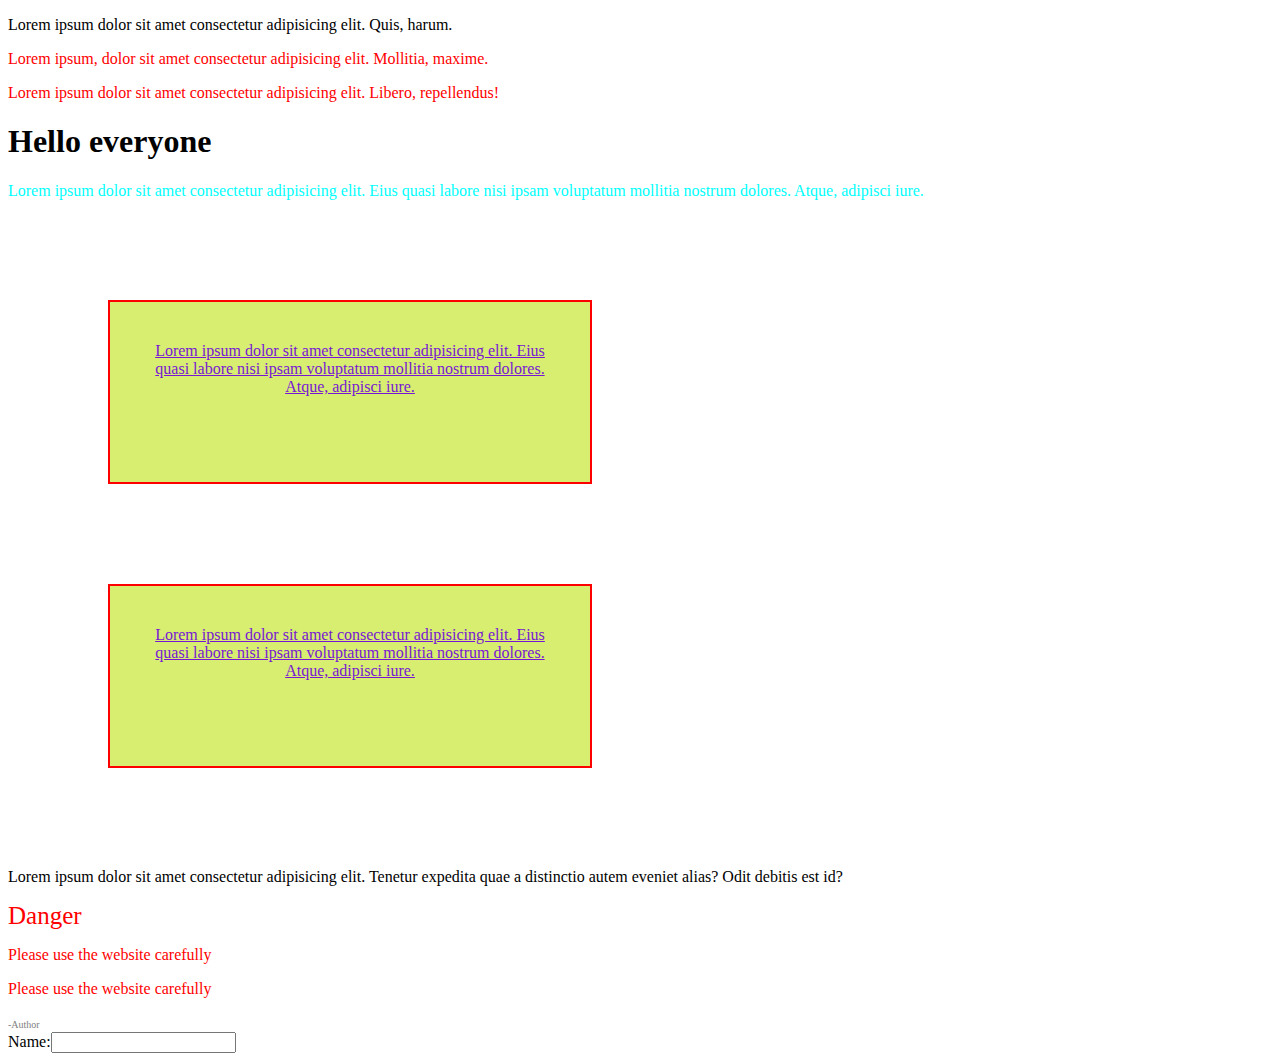
<file: CSS/1.HTML and CSS/index.html>
<!DOCTYPE html>
<html lang="en">

<head>
    <meta charset="UTF-8">
    <meta http-equiv="X-UA-Compatible" content="IE=edge">
    <meta name="viewport" content="width=device-width, initial-scale=1.0">
    <link rel="stylesheet" href="style.css">
    <title>CSS</title>

    <style>
        /* Child selector */
        /* div > p{
            color: red;
        } */
        /* or */
        div p {
            color: red;
        }


        /* div , p{
            color: red;
        } */


        /* Pseduo selector */
        
        .warning::before {
            content: "Danger";
            color: red;
            font-size: 25px;
        }

        .quote::after {
            content: "-Author";
            color: gray;
            font-size: 10px;
        }
        /* focus */
        input:focus{
            color: blueviolet;
            background-color: aquamarine;
        }
    </style>
</head>

<body>

    <p>Lorem ipsum dolor sit amet consectetur adipisicing elit. Quis, harum.</p>
    <div>
        <p>Lorem ipsum, dolor sit amet consectetur adipisicing elit. Mollitia, maxime.</p>
        <p>Lorem ipsum dolor sit amet consectetur adipisicing elit. Libero, repellendus!</p>
    </div>

    <h1>Hello everyone</h1>
    <p id="pra">Lorem ipsum dolor sit amet consectetur adipisicing elit. Eius quasi labore nisi ipsam voluptatum
        mollitia nostrum
        dolores. Atque, adipisci iure.</p>
    <p class="para">Lorem ipsum dolor sit amet consectetur adipisicing elit. Eius quasi labore nisi ipsam voluptatum
        mollitia nostrum
        dolores. Atque, adipisci iure.</p>
    <p class="para">Lorem ipsum dolor sit amet consectetur adipisicing elit. Eius quasi labore nisi ipsam voluptatum
        mollitia nostrum
        dolores. Atque, adipisci iure.</p>
    <p>Lorem ipsum dolor sit amet consectetur adipisicing elit. Tenetur expedita quae a distinctio autem eveniet alias?
        Odit debitis est id?</p>

    <div class="warning">
        <p>Please use the website carefully</p>
    </div>

    <div class="quote">
        <p>Please use the website carefully</p>
    </div>

    Name:<input type="text">
</body>

</html>
</file>
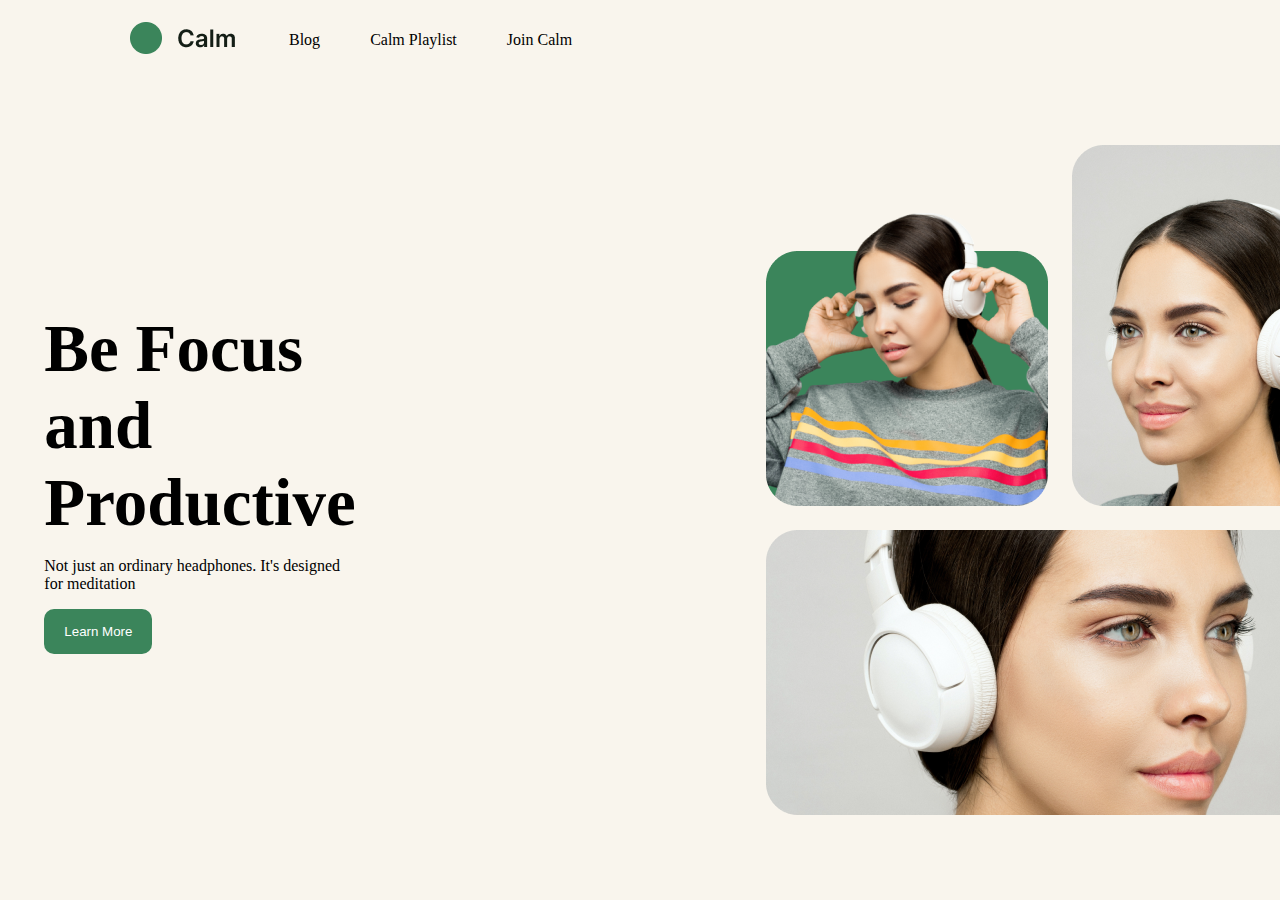
<file: Projects/Project 1_HTML AND CSS/index.html>
<!DOCTYPE html>
<html lang="en">
<head>
    <meta charset="UTF-8">
    <meta http-equiv="X-UA-Compatible" content="IE=edge">
    <meta name="viewport" content="width=device-width, initial-scale=1.0">
    <title>Project 1</title>
    <link rel="stylesheet" href="style.css">
</head>
<body>
    <nav>
        <ul>
            <li><img src="./images/logo.png"/></li>
            <li>Blog</li>
            <li>Calm Playlist</li>
            <li>Join Calm</li>
        </ul>
    </nav>
    <main>
        <!-- left part -->
        <div class="leftmain">
            <h1>Be Focus and Productive</h1>
            <p>Not just an ordinary headphones. It's designed for meditation</p>
            <button>Learn More</button>
        </div>
        
        <!-- right part -->
        <div class="rightmain">
            <!-- upper img -->
            <div>
                <img class="img" src="./images/img1.png" alt="Image1">
                <img class="img" src="./images/img2.png" alt="Image2">
            </div>
            <!-- lower img -->
            <div>
                <img class="img" src="./images/img3.png" alt="Image3">
            </div>
        </div>
        
    </main>
</body>
</html>
</file>
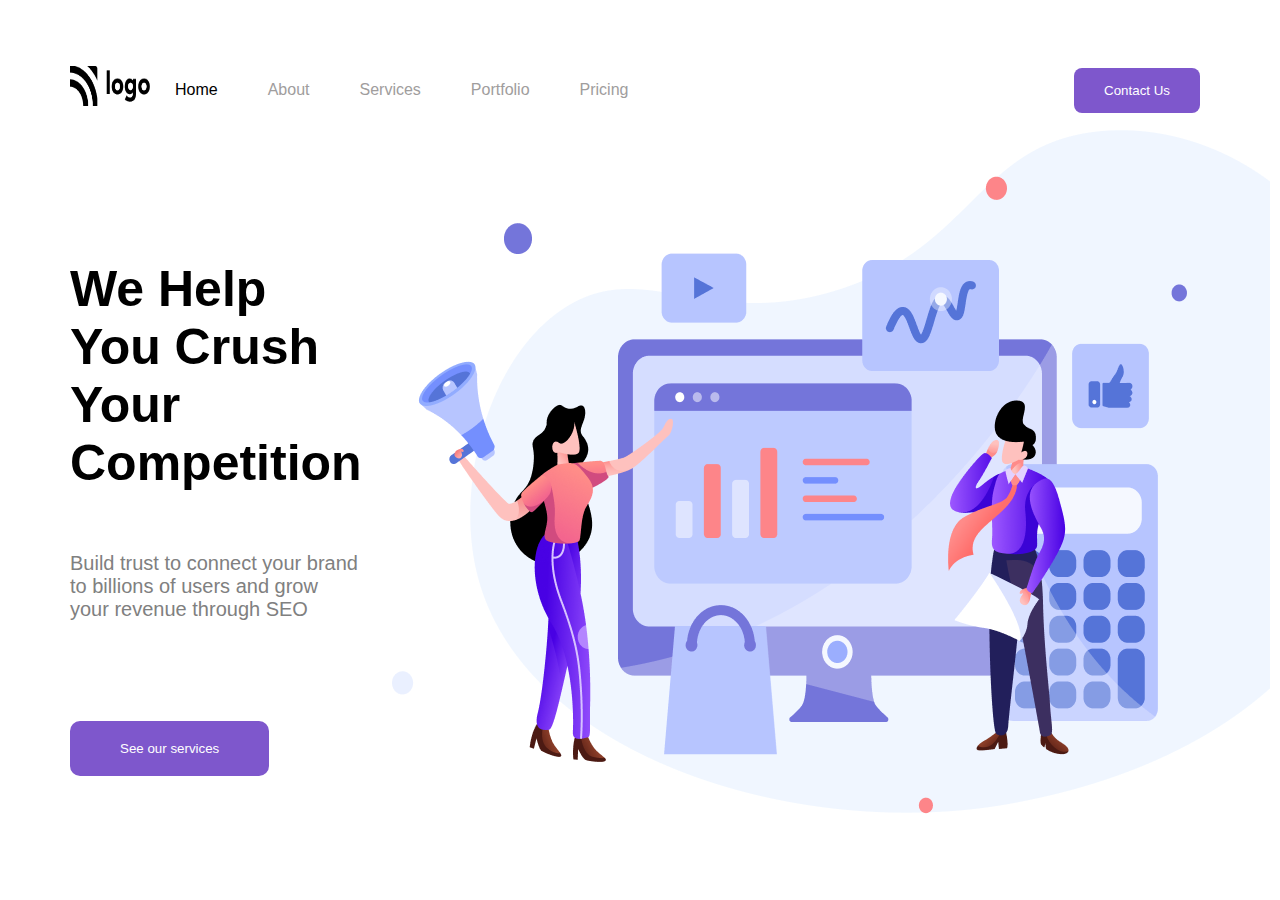
<file: Projects/Project 4_HTML AND CSS/index.html>
<!DOCTYPE html>
<html lang="en">
<head>
    <meta charset="UTF-8">
    <meta http-equiv="X-UA-Compatible" content="IE=edge">
    <meta name="viewport" content="width=device-width, initial-scale=1.0">
    <link rel="stylesheet" href="style.css">
    <title>Document</title>
</head>
<body>
    <nav>
        <div class="navclass">
            <img class="logo" src="./images/Logo.png" alt="">
            <ul>
                <li>Home</li>
                <li>About</li>
                <li>Services</li>
                <li>Portfolio</li>
                <li>Pricing</li>
            </ul>
        </div>
        <div class="ritbtn">
            <button class="btn">Contact Us</button>
        </div>
        
    </nav>

    <div class="cont">
        <main class="left">
            <h1>We Help You Crush Your Competition</h1>
            <p>Build trust to connect your brand to billions of users and grow your revenue through SEO</p>
            <button class="btn2">See our services</button>
        </main>

        <main class="right">
            <img src="./images/Header Illustration.png" alt="">
        </main>
    </div>
</body>
</html>
</file>
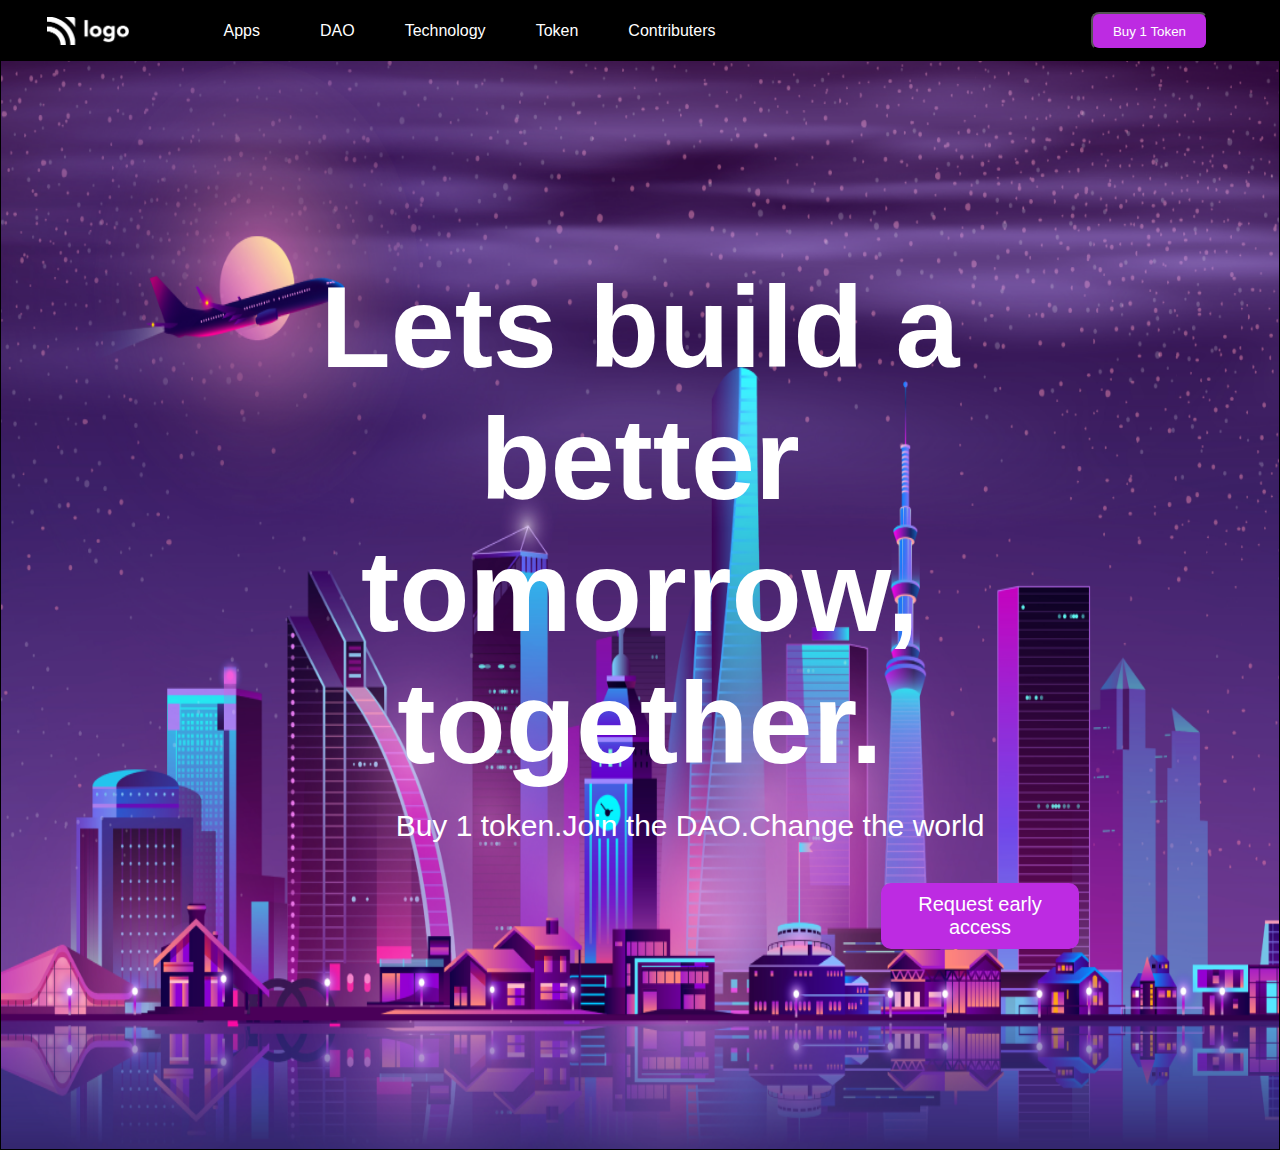
<file: Projects/Project 5_HTML AND CSS/index.html>
<!DOCTYPE html>
<html lang="en">

<head>
    <meta charset="UTF-8">
    <meta http-equiv="X-UA-Compatible" content="IE=edge">
    <meta name="viewport" content="width=device-width, initial-scale=1.0">
    <link
    rel="stylesheet"
    href="https://cdnjs.cloudflare.com/ajax/libs/font-awesome/5.14.0/css/all.min.css"
    integrity="sha512-1PKOgIY59xJ8Co8+NE6FZ+LOAZKjy+KY8iq0G4B3CyeY6wYHN3yt9PW0XpSriVlkMXe40PTKnXrLnZ9+fkDaog=="
    crossorigin="anonymous"
  />
    <link rel="stylesheet" href="style.css">

    <title>Document</title>
</head>

<body>
    <div class="cont">
        <nav>
            <div class="navbar">
                <img class="logo" src="./images/white-logo.png" alt=""><i class="fa-solid fa-pipe line"></i>
                
                <ul>
                    <li>Apps</li><i class="fa-regular fa-angle-down arr"></i>
                    <li>DAO</li>
                    <li>Technology</li>
                    <li>Token</li>
                    <li>Contributers</li>
                </ul>
            </div>
            <button class="btn1">Buy 1 Token</button>
        </nav>


        <div>
            <main>
                <h1>Lets build a better tomorrow, together.</h1>
                <p>Buy 1 token.Join the DAO.Change the world</p>
                <button class="btn2">Request early access</button>
            </main>
        </div>
    </div>

</body>

</html>
</file>
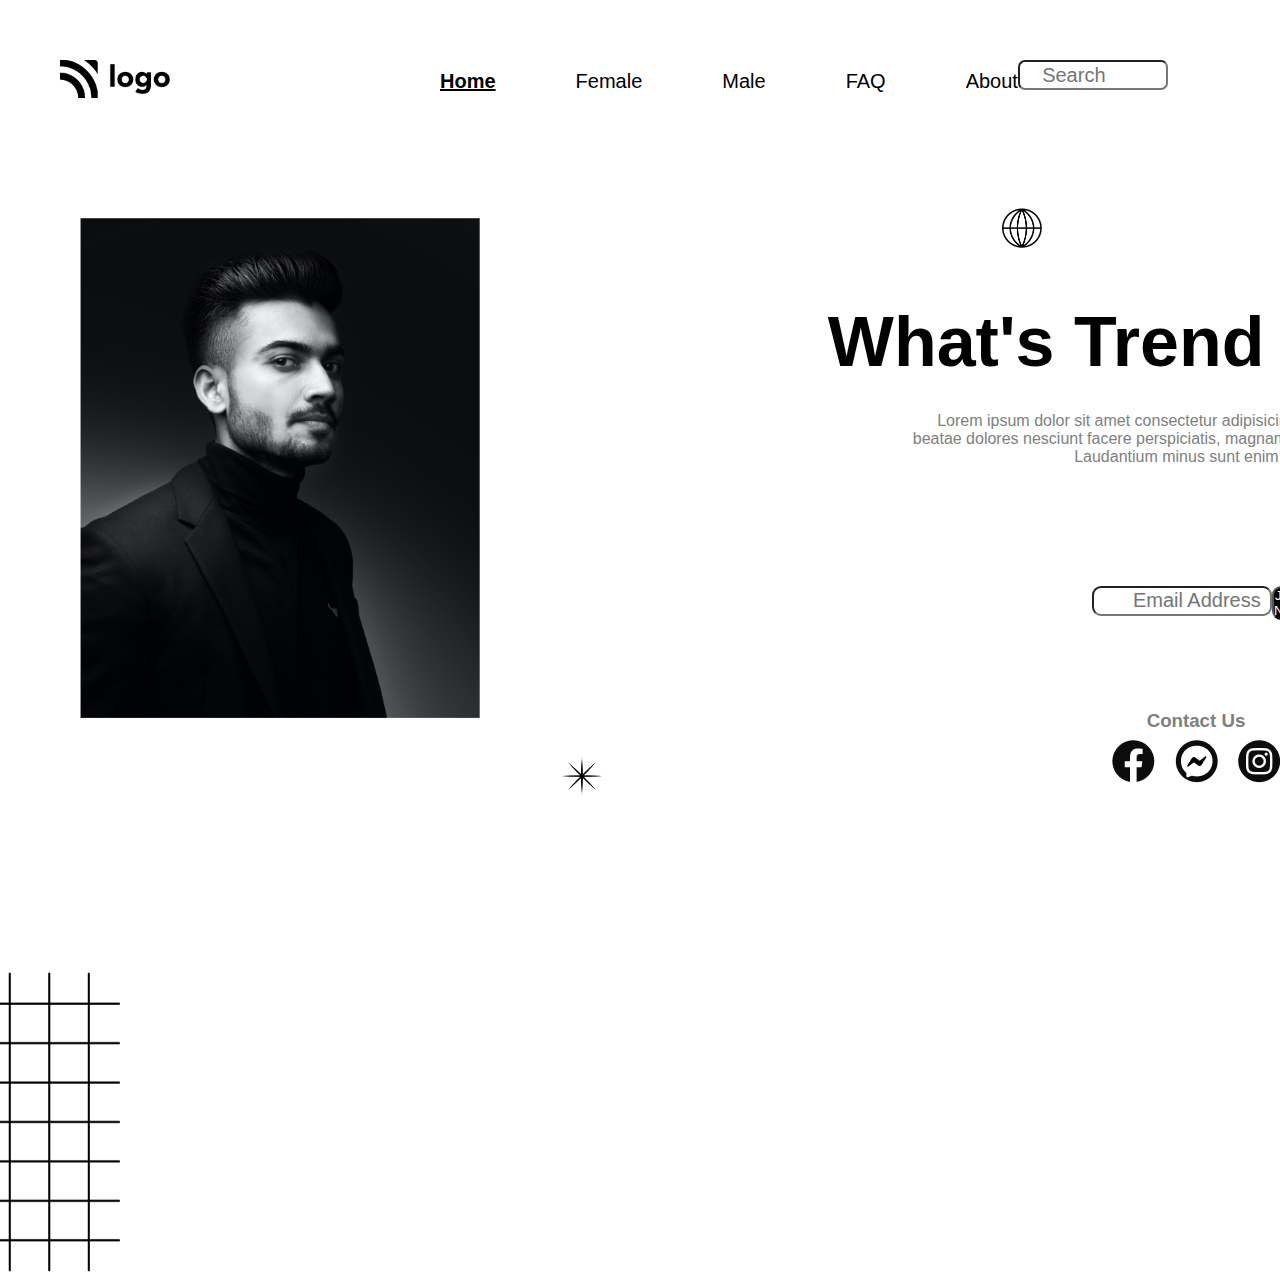
<file: Projects/Project 6_HTML AND CSS/index.html>
<!DOCTYPE html>
<html lang="en">

<head>
    <meta charset="UTF-8">
    <meta http-equiv="X-UA-Compatible" content="IE=edge">
    <meta name="viewport" content="width=device-width, initial-scale=1.0">
    <link rel="stylesheet" href="https://cdnjs.cloudflare.com/ajax/libs/font-awesome/6.2.1/css/all.min.css"
        integrity="sha512-MV7K8+y+gLIBoVD59lQIYicR65iaqukzvf/nwasF0nqhPay5w/9lJmVM2hMDcnK1OnMGCdVK+iQrJ7lzPJQd1w=="
        crossorigin="anonymous" referrerpolicy="no-referrer" />
    <link rel="stylesheet" href="style.css">
    <title>Document</title>
</head>

<body>
    <nav>
        <div class="navleft">
            <img class="logo" src="./images/Logo.png" alt="">
            <ul>
                <li>Home</li>
                <li>Female</li>
                <li>Male</li>
                <li>FAQ</li>
                <li>About</li>
            </ul>
        </div>
        <div class="navright">
            <i class="fa-solid fa-magnifying-glass "></i><input class="box" type="text" placeholder="    Search">
        </div>

    </nav>

    <div class="cont">
        <main class="left">
            <img class="pic" src="./images/Image.png" alt="">
            <img class="grid" src="./images/squares.png" alt="">

        </main>

        <main class="right">
            <img class="globe" src="./images/globe.png" alt=""><img class="star1" src="./images/start.png" alt="">
            <h1>What's Trend in 2025?</h1>
            <p>Lorem ipsum dolor sit amet consectetur adipisicing elit. Quia autem porro beatae dolores nesciunt facere
                perspiciatis, magnam non possimus debitis ipsa. Laudantium minus sunt enim quas
            </p>
            <div class="bar">
                <input class="email" type="email" name="Email Address" id="" placeholder="       Email Address">
                <button class="btn">JOIN NOW</button>
            </div>

            <h3>Contact Us</h3>
            <img class="star2" src="./images/start.png" alt="">
            <div class="group">
                <img class="fb" src="./images/Group.png" alt=""><img class="mg"
                src="./images/Group (1).png" alt=""><img class="insta"
                src="./images/Group (2).png" alt=""><img
                class="wp"src="./images/Group (3).png" alt=""> 
            </div>

        </main>
    </div>
</body>

</html>
</file>
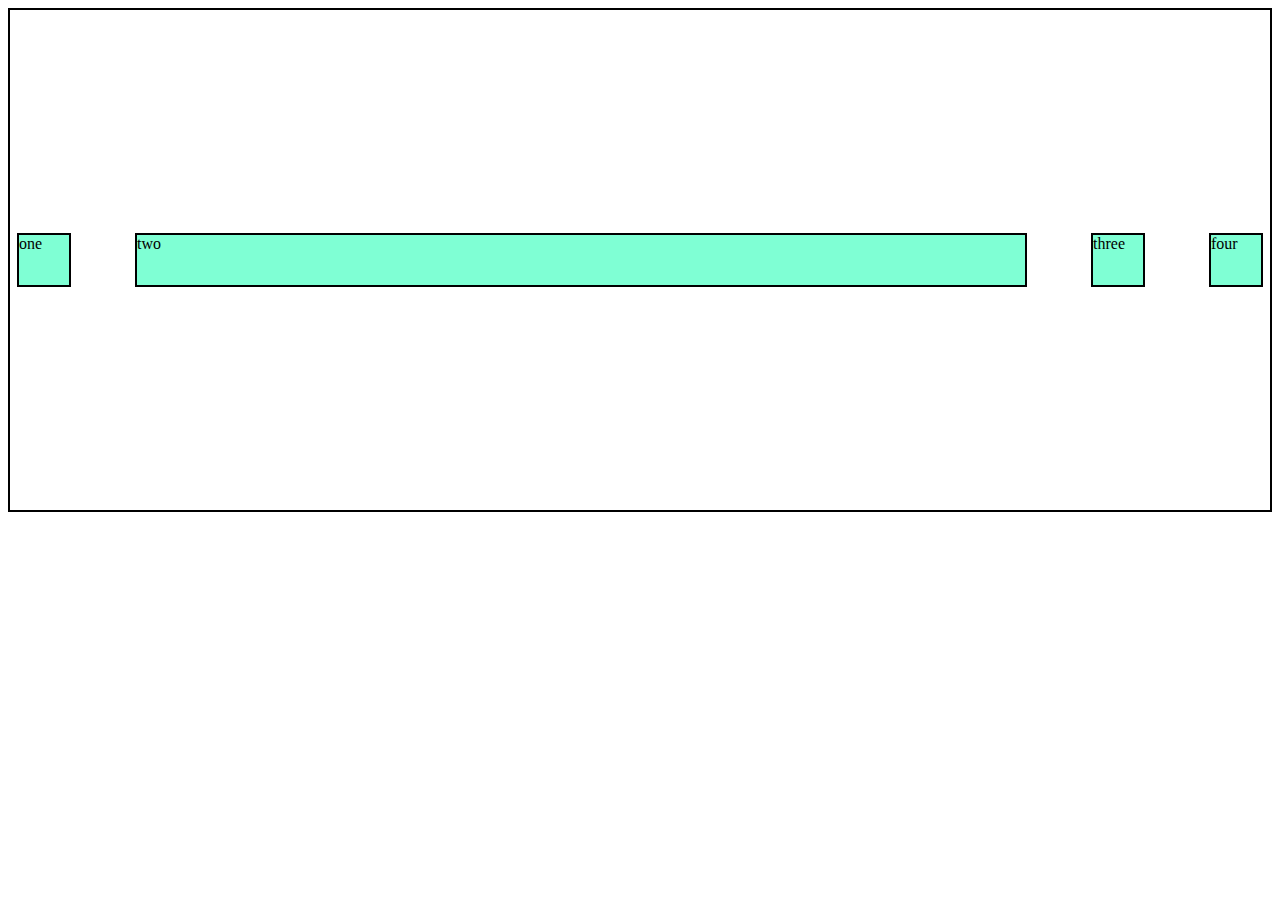
<file: CSS/2.HTMLand CSS/flex.html>
<!DOCTYPE html>
<html lang="en">

<head>
    <meta charset="UTF-8">
    <meta http-equiv="X-UA-Compatible" content="IE=edge">
    <meta name="viewport" content="width=device-width, initial-scale=1.0">
    <title>Flex</title>
    <style>

        /* flex is applied to parent */
        .container {
            display: flex;
            height: 500px;
            border: 2px solid black;
            /* flex-direction: row-reverse; */
            /* flex-direction: column; */
            /* flex-direction: column-reverse; */
            /* justify-content: flex-start; */
            /* justify-content: flex-end; */
            justify-content: center;
            /* it aligns horizontally */
            /* justify-content: space-between; */
            /* justify-content: space-evenly; */
            /* justify-content: space-around; */
            align-items: center;
            /* it aligns vertically; */
            flex-wrap: wrap;
            gap: 50px;
            /* giving space in b/w */
        }

        .item {
            border: 2px solid black;
            background-color: aquamarine;
            margin: 7px;
            height: 50px;
            width: 50px;
        }

        #flex{
            flex-grow: 3;
        }
    </style>
</head>

<body>
    <div class="container">
        <div class="item">one</div>
        <div class="item" id="flex">two</div>
        <div class="item">three</div>
        <div class="item">four</div>
    </div>
</body>

</html>
</file>
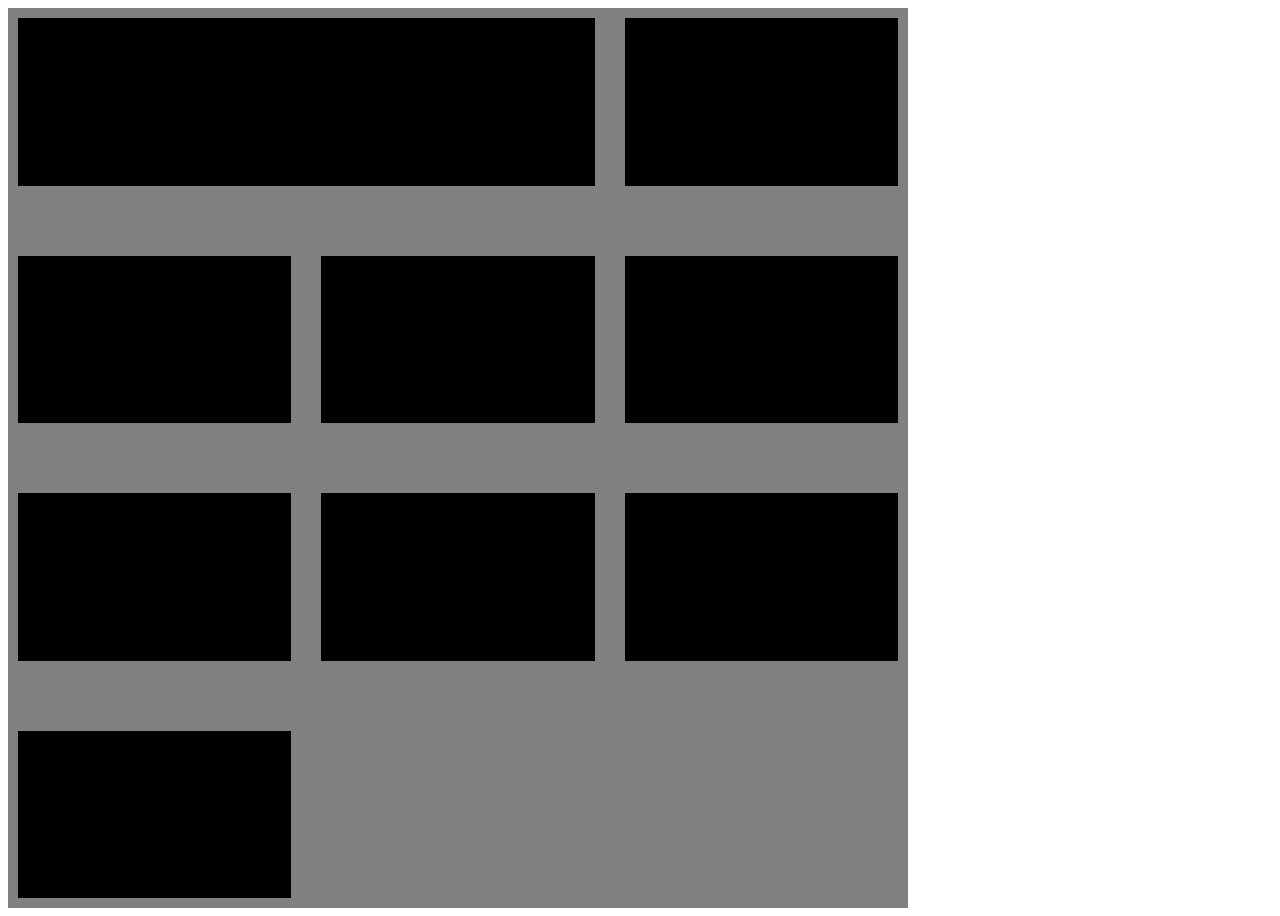
<file: CSS/2.HTMLand CSS/grid.html>
<!DOCTYPE html>
<html lang="en">
<head>
    <meta charset="UTF-8">
    <meta http-equiv="X-UA-Compatible" content="IE=edge">
    <meta name="viewport" content="width=device-width, initial-scale=1.0">
    <title>Document</title>
    <style>
        .container{
            background-color: gray;
            height: 100vh;
            width: 100vh;
            display: grid;
            /* grid-template-columns: 100px 100px 100px;
            grid-template-rows: 100px 100px ; */
            grid-template-columns: repeat(3, 1fr);
            /* fr: 1 fraction of entire width */
            row-gap: 50px;
            column-gap: 10px;
            /* comment out ht & wid to see row gap, column gap */
        }

        .items{
            background-color: black;
            /* height: 100px;
            width: 100px; */
            margin: 10px;
            
        }

        .item1{
            grid-column-start: 1;
            grid-column-end: 3;
            /* same applied in row */
        }
    </style>
</head>
<body>
    <!-- flex is single way (hor or vert)
    grid is two way (hor & vert) -->

    <div class="container">
        <div class="items item1"></div>
        <div class="items"></div>
        <div class="items"></div>
        <div class="items"></div>
        <div class="items"></div>
        <div class="items"></div>
        <div class="items"></div>
        <div class="items"></div>
        <div class="items"></div>
    </div>
</body>
</html>
</file>
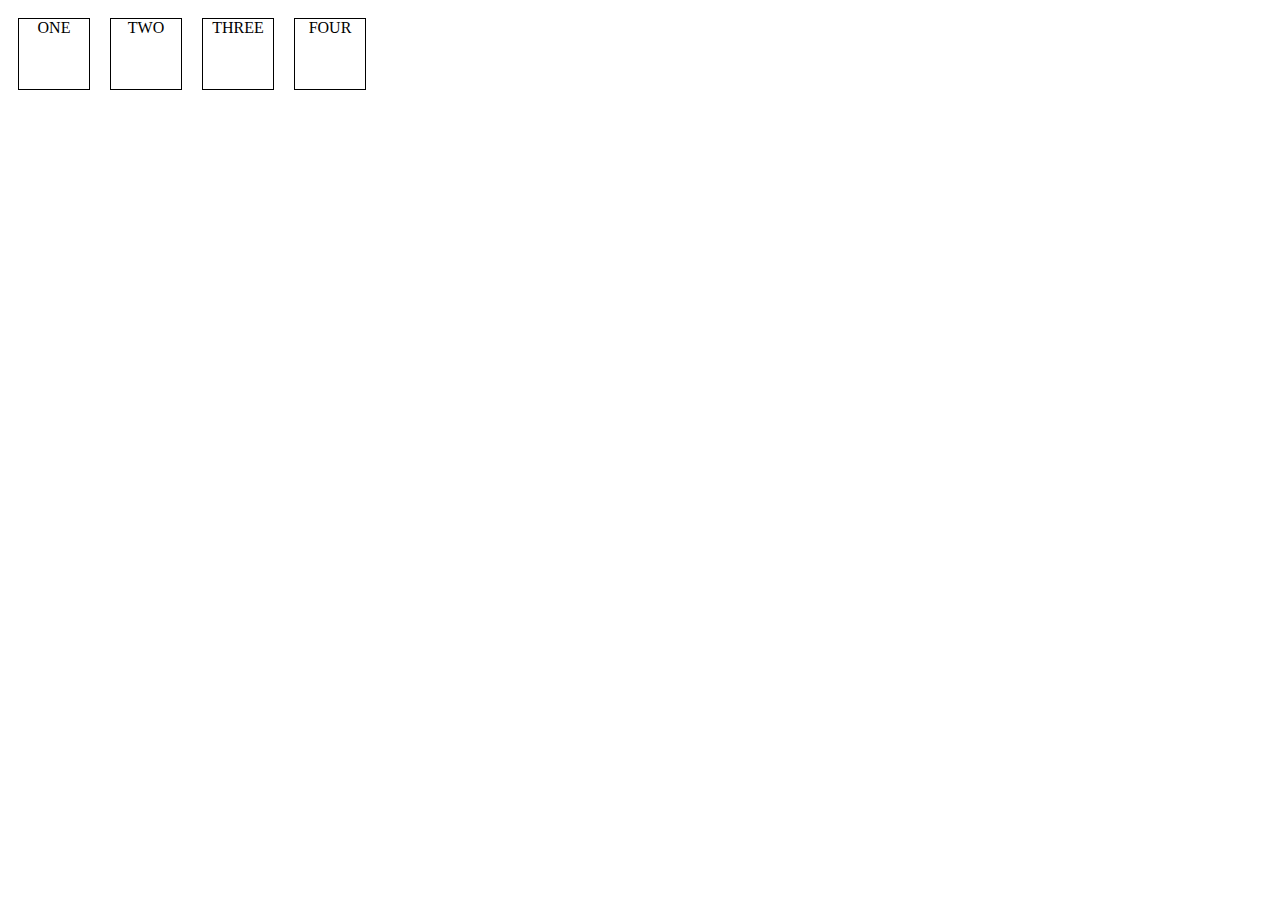
<file: CSS/2.HTMLand CSS/media.html>
<!DOCTYPE html>
<html lang="en">
<head>
    <meta charset="UTF-8">
    <meta http-equiv="X-UA-Compatible" content="IE=edge">
    <meta name="viewport" content="width=device-width, initial-scale=1.0">
    <title>Document</title>
    <style>
        body{
            display: flex;
            /* makes horizontal */
        }

        .box{
            height: 70px;
            width: 70px;
            border: 1px solid black;
            margin: 10px;
            text-align: center;
        }

        @media (max-width:500px){
            body{
                background-color: aquamarine;
                display: flex;
                flex-direction: column;
                justify-content: center;
                align-items: center;

            }
        }

        @media (min-width:501px) and (max-width:766px){
            body{
                background-color: blue;
                display: flex;
                flex-direction: column-reverse;
                gap: 50px;
            }
            .box{
                border: 7px solid black;
                background-color: blanchedalmond;
                border-radius: 50px;
            }
        }
    </style>
</head>
<body>
    <div class="box">ONE</div>
    <div class="box">TWO</div>
    <div class="box">THREE</div>
    <div class="box">FOUR</div>
</body>
</html>
</file>
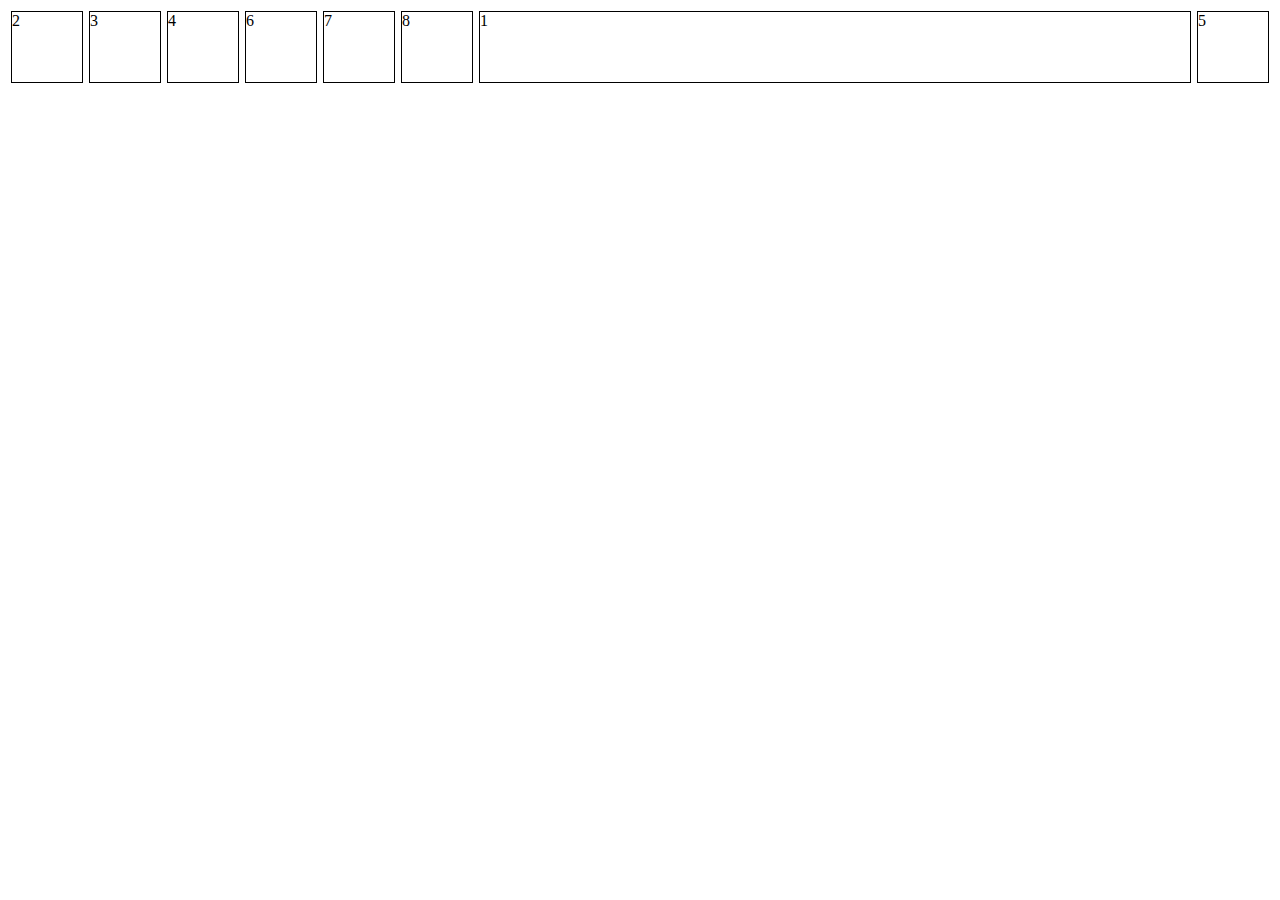
<file: CSS/2.HTMLand CSS/order.html>
<!DOCTYPE html>
<html lang="en">

<head>
    <meta charset="UTF-8">
    <meta http-equiv="X-UA-Compatible" content="IE=edge">
    <meta name="viewport" content="width=device-width, initial-scale=1.0">
    <title>Document</title>
    <style>

        .container{
            display: flex;
            justify-content: center;
            align-items: center;
        }
        .box{
            height: 70px;
            width: 70px;
            border: 1px solid black;
            margin: 3px;
        }
        /* by deafault order is 0 for all in order */
        
        #item1{
            order: 1;
            flex-grow: 50;
        }

        #item2{
            order: 2;
            /* flex-grow: 50; */
            flex-shrink: 2;
        }
    </style>
</head>

<body>
    <div class="container">
        <div class="box" id="item1">1</div>
        <div class="box">2</div>
        <div class="box">3</div>
        <div class="box">4</div>
        <div class="box" id="item2">5</div>
        <div class="box">6</div>
        <div class="box">7</div>
        <div class="box">8</div>
    </div>
</body>

</html>
</file>
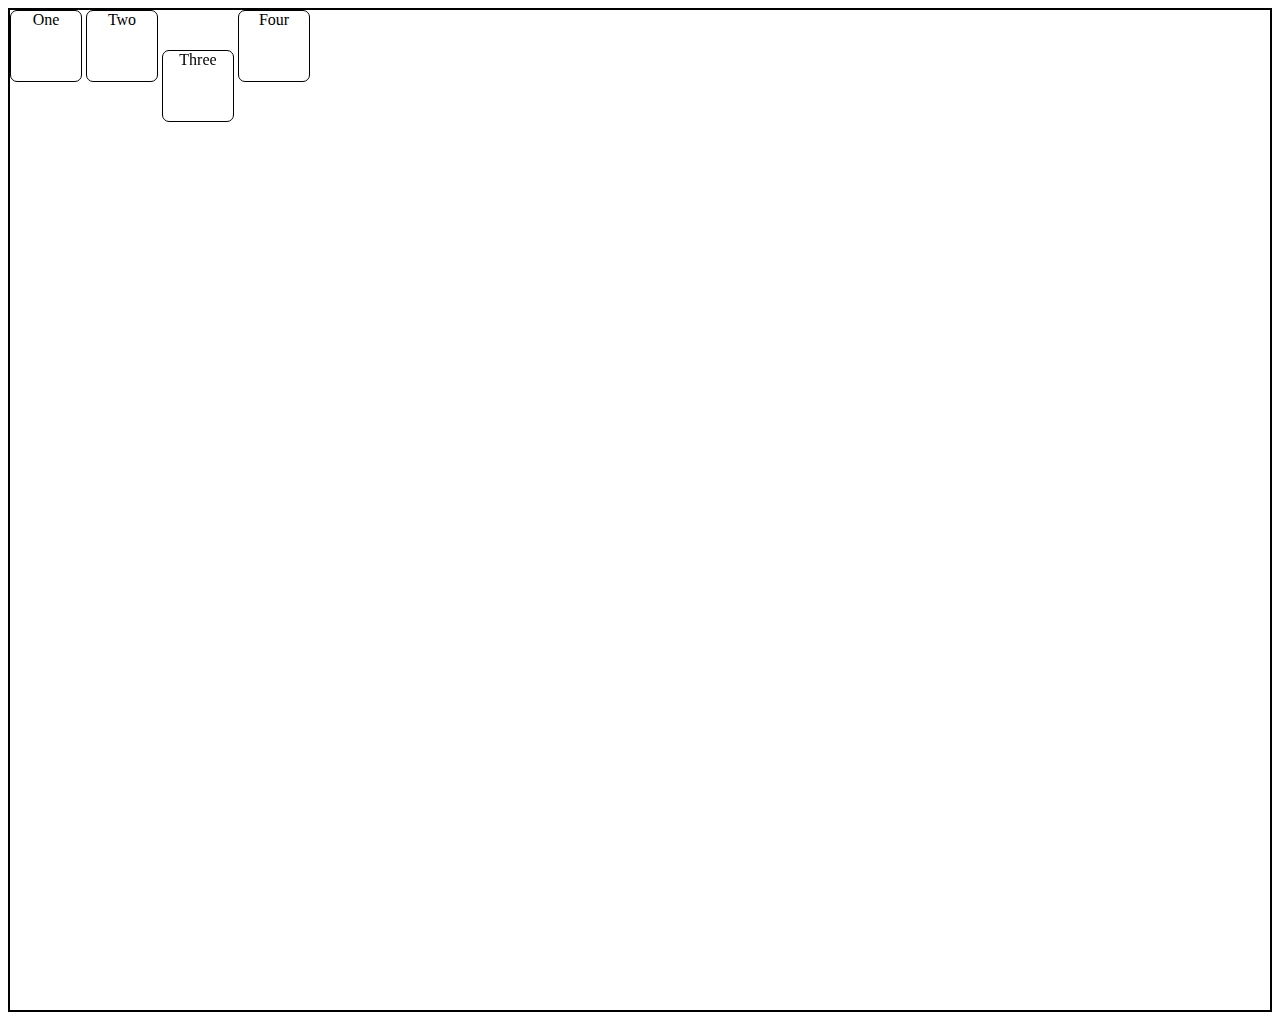
<file: CSS/2.HTMLand CSS/position.html>
<!DOCTYPE html>
<html lang="en">

<head>
    <meta charset="UTF-8">
    <meta http-equiv="X-UA-Compatible" content="IE=edge">
    <meta name="viewport" content="width=device-width, initial-scale=1.0">
    <title>HTML & CSS</title>
    <style>
        /* position : Static(Default), Fixed, Sticky relative and absolute */
        .pos {
            border: 1px solid black;
            display: inline-block;
            height: 70px;
            width: 70px;
            text-align: center;
            border-radius: 7px;
        }

        .container {
            height: 1000px;
            border: 2px solid black;
            
        }

        /* #three{
            position: relative;
            /* move distance based on it's previous position */
        /* top: 50px;
            right: 20px;
        } */

        /* #three {
            position: absolute;
            /* inside box will behave accroding to it's parent */
        /* top: 10px;
        } */
        /* 
        #three {
            position: fixed;
            bottom: 10px;
            left: 50px;
            /* container & other boxes are moving but it's fixed */
        /* }  */

        #three {
            position: sticky;
            top: 50px;
            /* container & other boxes are moving but it's fixed */
        }
    </style>
</head>

<body>
    <div class="container">
        <div class="pos">One</div>
        <div class="pos">Two</div>
        <div class="pos" id="three">Three</div>
        <div class="pos">Four</div>
    </div>
</body>

</html>
</file>
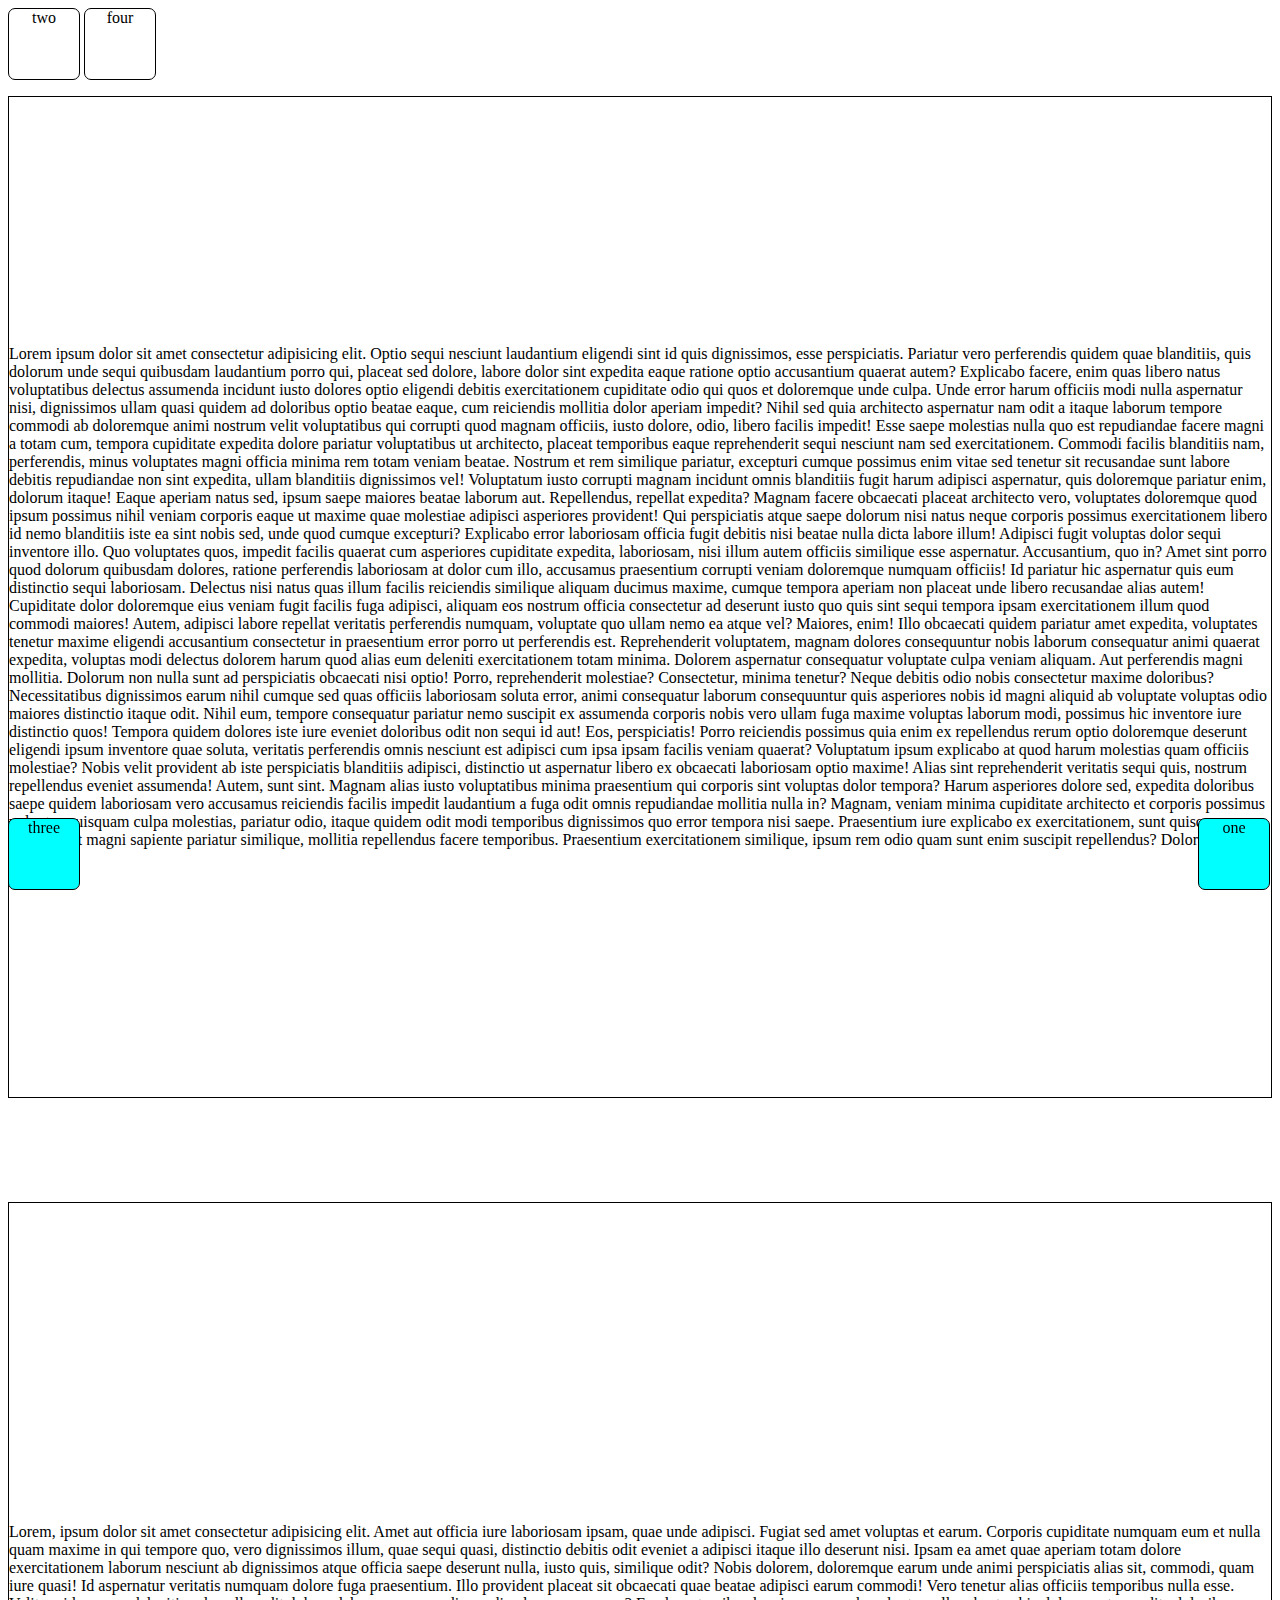
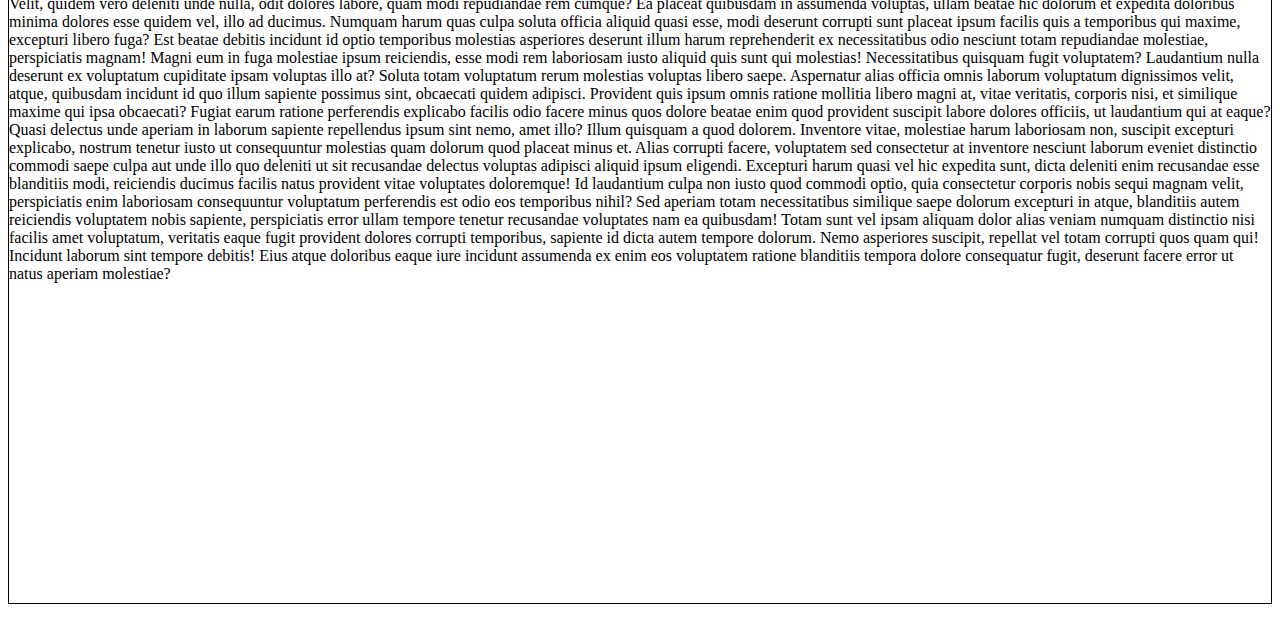
<file: CSS/2.HTMLand CSS/sticky and fixed pos.html>
<!DOCTYPE html>
<html lang="en">

<head>
    <meta charset="UTF-8">
    <meta http-equiv="X-UA-Compatible" content="IE=edge">
    <meta name="viewport" content="width=device-width, initial-scale=1.0">
    <title>Position</title>
    <style>
        p{
            display: flex;
            height: 1000px;
            align-items: center;
            justify-content: center;
            border: 1px solid black;
        }
        .pos{
            border: 1px solid black;
            display: inline-block;
            height: 70px;
            width: 70px;
            text-align: center;
            border-radius: 7px;
        }

        #one{
            position: fixed;
            bottom: 10px;
            right: 10px;
            background-color: aqua;
        }

        #three{
            position: sticky;
            bottom: 10px;
            right: 10px;
            background-color: aqua;
            /* bottom: 30px; */
            top: 30px;
        }
    </style>
</head>

<body>
    <div class="container">
        <div class="pos" id="one">one</div>
        <div class="pos" id="two">two</div>
        
        <div class="pos" id="four">four</div>
        <p>Lorem ipsum dolor sit amet consectetur adipisicing elit. Optio sequi nesciunt laudantium eligendi sint id
            quis dignissimos, esse perspiciatis. Pariatur vero perferendis quidem quae blanditiis, quis dolorum unde
            sequi quibusdam laudantium porro qui, placeat sed dolore, labore dolor sint expedita eaque ratione optio
            accusantium quaerat autem? Explicabo facere, enim quas libero natus voluptatibus delectus assumenda incidunt
            iusto dolores optio eligendi debitis exercitationem cupiditate odio qui quos et doloremque unde culpa. Unde
            error harum officiis modi nulla aspernatur nisi, dignissimos ullam quasi quidem ad doloribus optio beatae
            eaque, cum reiciendis mollitia dolor aperiam impedit? Nihil sed quia architecto aspernatur nam odit a itaque
            laborum tempore commodi ab doloremque animi nostrum velit voluptatibus qui corrupti quod magnam officiis,
            iusto dolore, odio, libero facilis impedit! Esse saepe molestias nulla quo est repudiandae facere magni a
            totam cum, tempora cupiditate expedita dolore pariatur voluptatibus ut architecto, placeat temporibus eaque
            reprehenderit sequi nesciunt nam sed exercitationem. Commodi facilis blanditiis nam, perferendis, minus
            voluptates magni officia minima rem totam veniam beatae. Nostrum et rem similique pariatur, excepturi cumque
            possimus enim vitae sed tenetur sit recusandae sunt labore debitis repudiandae non sint expedita, ullam
            blanditiis dignissimos vel! Voluptatum iusto corrupti magnam incidunt omnis blanditiis fugit harum adipisci
            aspernatur, quis doloremque pariatur enim, dolorum itaque! Eaque aperiam natus sed, ipsum saepe maiores
            beatae laborum aut. Repellendus, repellat expedita? Magnam facere obcaecati placeat architecto vero,
            voluptates doloremque quod ipsum possimus nihil veniam corporis eaque ut maxime quae molestiae adipisci
            asperiores provident! Qui perspiciatis atque saepe dolorum nisi natus neque corporis possimus exercitationem
            libero id nemo blanditiis iste ea sint nobis sed, unde quod cumque excepturi? Explicabo error laboriosam
            officia fugit debitis nisi beatae nulla dicta labore illum! Adipisci fugit voluptas dolor sequi inventore
            illo. Quo voluptates quos, impedit facilis quaerat cum asperiores cupiditate expedita, laboriosam, nisi
            illum autem officiis similique esse aspernatur. Accusantium, quo in? Amet sint porro quod dolorum quibusdam
            dolores, ratione perferendis laboriosam at dolor cum illo, accusamus praesentium corrupti veniam doloremque
            numquam officiis! Id pariatur hic aspernatur quis eum distinctio sequi laboriosam. Delectus nisi natus quas
            illum facilis reiciendis similique aliquam ducimus maxime, cumque tempora aperiam non placeat unde libero
            recusandae alias autem! Cupiditate dolor doloremque eius veniam fugit facilis fuga adipisci, aliquam eos
            nostrum officia consectetur ad deserunt iusto quo quis sint sequi tempora ipsam exercitationem illum quod
            commodi maiores! Autem, adipisci labore repellat veritatis perferendis numquam, voluptate quo ullam nemo ea
            atque vel? Maiores, enim! Illo obcaecati quidem pariatur amet expedita, voluptates tenetur maxime eligendi
            accusantium consectetur in praesentium error porro ut perferendis est. Reprehenderit voluptatem, magnam
            dolores consequuntur nobis laborum consequatur animi quaerat expedita, voluptas modi delectus dolorem harum
            quod alias eum deleniti exercitationem totam minima. Dolorem aspernatur consequatur voluptate culpa veniam
            aliquam. Aut perferendis magni mollitia. Dolorum non nulla sunt ad perspiciatis obcaecati nisi optio! Porro,
            reprehenderit molestiae? Consectetur, minima tenetur? Neque debitis odio nobis consectetur maxime doloribus?
            Necessitatibus dignissimos earum nihil cumque sed quas officiis laboriosam soluta error, animi consequatur
            laborum consequuntur quis asperiores nobis id magni aliquid ab voluptate voluptas odio maiores distinctio
            itaque odit. Nihil eum, tempore consequatur pariatur nemo suscipit ex assumenda corporis nobis vero ullam
            fuga maxime voluptas laborum modi, possimus hic inventore iure distinctio quos! Tempora quidem dolores iste
            iure eveniet doloribus odit non sequi id aut! Eos, perspiciatis! Porro reiciendis possimus quia enim ex
            repellendus rerum optio doloremque deserunt eligendi ipsum inventore quae soluta, veritatis perferendis
            omnis nesciunt est adipisci cum ipsa ipsam facilis veniam quaerat? Voluptatum ipsum explicabo at quod harum
            molestias quam officiis molestiae? Nobis velit provident ab iste perspiciatis blanditiis adipisci,
            distinctio ut aspernatur libero ex obcaecati laboriosam optio maxime! Alias sint reprehenderit veritatis
            sequi quis, nostrum repellendus eveniet assumenda! Autem, sunt sint. Magnam alias iusto voluptatibus minima
            praesentium qui corporis sint voluptas dolor tempora? Harum asperiores dolore sed, expedita doloribus saepe
            quidem laboriosam vero accusamus reiciendis facilis impedit laudantium a fuga odit omnis repudiandae
            mollitia nulla in? Magnam, veniam minima cupiditate architecto et corporis possimus voluptas quisquam culpa
            molestias, pariatur odio, itaque quidem odit modi temporibus dignissimos quo error tempora nisi saepe.
            Praesentium iure explicabo ex exercitationem, sunt quisquam rerum amet magni sapiente pariatur similique,
            mollitia repellendus facere temporibus. Praesentium exercitationem similique, ipsum rem odio quam sunt enim
            suscipit repellendus? Dolores.</p>
            <div class="pos" id="three">three</div>
        <p>Lorem, ipsum dolor sit amet consectetur adipisicing elit. Amet aut officia iure laboriosam ipsam, quae unde
            adipisci. Fugiat sed amet voluptas et earum. Corporis cupiditate numquam eum et nulla quam maxime in qui
            tempore quo, vero dignissimos illum, quae sequi quasi, distinctio debitis odit eveniet a adipisci itaque
            illo deserunt nisi. Ipsam ea amet quae aperiam totam dolore exercitationem laborum nesciunt ab dignissimos
            atque officia saepe deserunt nulla, iusto quis, similique odit? Nobis dolorem, doloremque earum unde animi
            perspiciatis alias sit, commodi, quam iure quasi! Id aspernatur veritatis numquam dolore fuga praesentium.
            Illo provident placeat sit obcaecati quae beatae adipisci earum commodi! Vero tenetur alias officiis
            temporibus nulla esse. Velit, quidem vero deleniti unde nulla, odit dolores labore, quam modi repudiandae
            rem cumque? Ea placeat quibusdam in assumenda voluptas, ullam beatae hic dolorum et expedita doloribus
            minima dolores esse quidem vel, illo ad ducimus. Numquam harum quas culpa soluta officia aliquid quasi esse,
            modi deserunt corrupti sunt placeat ipsum facilis quis a temporibus qui maxime, excepturi libero fuga? Est
            beatae debitis incidunt id optio temporibus molestias asperiores deserunt illum harum reprehenderit ex
            necessitatibus odio nesciunt totam repudiandae molestiae, perspiciatis magnam! Magni eum in fuga molestiae
            ipsum reiciendis, esse modi rem laboriosam iusto aliquid quis sunt qui molestias! Necessitatibus quisquam
            fugit voluptatem? Laudantium nulla deserunt ex voluptatum cupiditate ipsam voluptas illo at? Soluta totam
            voluptatum rerum molestias voluptas libero saepe. Aspernatur alias officia omnis laborum voluptatum
            dignissimos velit, atque, quibusdam incidunt id quo illum sapiente possimus sint, obcaecati quidem adipisci.
            Provident quis ipsum omnis ratione mollitia libero magni at, vitae veritatis, corporis nisi, et similique
            maxime qui ipsa obcaecati? Fugiat earum ratione perferendis explicabo facilis odio facere minus quos dolore
            beatae enim quod provident suscipit labore dolores officiis, ut laudantium qui at eaque? Quasi delectus unde
            aperiam in laborum sapiente repellendus ipsum sint nemo, amet illo? Illum quisquam a quod dolorem. Inventore
            vitae, molestiae harum laboriosam non, suscipit excepturi explicabo, nostrum tenetur iusto ut consequuntur
            molestias quam dolorum quod placeat minus et. Alias corrupti facere, voluptatem sed consectetur at inventore
            nesciunt laborum eveniet distinctio commodi saepe culpa aut unde illo quo deleniti ut sit recusandae
            delectus voluptas adipisci aliquid ipsum eligendi. Excepturi harum quasi vel hic expedita sunt, dicta
            deleniti enim recusandae esse blanditiis modi, reiciendis ducimus facilis natus provident vitae voluptates
            doloremque! Id laudantium culpa non iusto quod commodi optio, quia consectetur corporis nobis sequi magnam
            velit, perspiciatis enim laboriosam consequuntur voluptatum perferendis est odio eos temporibus nihil? Sed
            aperiam totam necessitatibus similique saepe dolorum excepturi in atque, blanditiis autem reiciendis
            voluptatem nobis sapiente, perspiciatis error ullam tempore tenetur recusandae voluptates nam ea quibusdam!
            Totam sunt vel ipsam aliquam dolor alias veniam numquam distinctio nisi facilis amet voluptatum, veritatis
            eaque fugit provident dolores corrupti temporibus, sapiente id dicta autem tempore dolorum. Nemo asperiores
            suscipit, repellat vel totam corrupti quos quam qui! Incidunt laborum sint tempore debitis! Eius atque
            doloribus eaque iure incidunt assumenda ex enim eos voluptatem ratione blanditiis tempora dolore consequatur
            fugit, deserunt facere error ut natus aperiam molestiae?</p>
    </div>
</body>

</html>
</file>
<file: CSS/1.HTML and CSS/style.css>
/* * is global selector

if we give two margin value then 1st one is for top & bottom, 2nd one is for left & right */



/* *{
    color: red;
} */

#pra {
    color: aqua;
}

.para {
    color: rgb(120, 23, 211);
    /* border: 2px solid red; */

    border-width: 2px;
    border-style: solid;
    border-color: red;
    padding: 40px;
    margin: 100px;
    height: 100px;
    width: 400px;
    background-color: rgb(215, 238, 113);
    text-align: center;
    text-decoration: underline;
}
</file>
<file: Projects/Project 1_HTML AND CSS/style.css>
*{
    margin: 0;
    padding: 0;
    background: #F9F5ED;
    box-sizing: border-box;
}

nav{
    padding: 20px 10%;
    height:  15vh;
}

nav ul{
    display: flex;
    align-items: center;
    gap: 50px;
}

nav ul li{
    
    list-style: none;
    font-weight: 500;
}

main{
    display: flex;
    align-items: center;
    justify-content: center;
    margin-left: 10%;
}

.leftmain{
    width: 40%;
}

.leftmain h1{
    font-size: 67px;
}

.leftmain p{
    margin: 5% 0; 
    /* top & bottom 5, left & right 0 */
}

.leftmain button{
    padding: 15px 20px;
    border: none;
    background-color: #3b855b;
    border-radius: 10px;
    color: white;
    font-weight: 500;
}

.rightmain{
    width: 60%;
    margin-left: 400px;
    
}

.img{
    padding: 10px;
   
}
</file>
<file: Projects/Project 4_HTML AND CSS/style.css>
* {
    margin: 0;
    padding: 0;
    box-sizing: border-box;
    font-family: sans-serif;

}

body {
    max-width: 1440px;
    background-color: white;
    margin: auto;
    margin: 40px;
    height: 100%;

}

.navclass {
    display: flex;
}

nav {
    display: flex;
    align-items: center;
    justify-content: space-between;
    height: 10vh;
    margin-left: 30px;

}

nav ul {
    display: flex;

}

nav ul li {
    list-style: none;
    padding: 25px;
    color: rgb(160, 157, 157);
    margin-top: 10px;
}

.cont {
    display: flex;

}

.btn {
    background-color: #7e57cc;
    color: white;
    padding: 15px 30px;
    border-radius: 8px;
    border: none;
    margin-top: 10px;
    margin-right: 40px;
}

.left {
    margin-top: 100px;
}

h1 {
    font-size: 50px;
    padding: 30px;
}

p {
    font-size: 20px;
    padding: 30px;
    color: gray;

}

.logo {
    max-width: 80px;
    max-height: 40px;
    margin-top: 20px;
}

.btn2 {
    background-color: #7e57cc;
    padding: 20px 50px;
    margin-left: 30px;
    border: none;
    border-radius: 10px;
    color: white;
    margin-top: 70px;
}

nav div ul li:first-child {
    color: black;
}
</file>
<file: Projects/Project 5_HTML AND CSS/style.css>
* {
    margin: 0;
    padding: 0;
    box-sizing: border-box;
    font-family: sans-serif;
}

body {
    max-width: 100%;
    background-image: url(./images/bg.png);
    margin: auto;
    background-size: 100% 100%;
    border: 1px solid black;
    height: 100%;
    background-repeat: no-repeat;

     
}
h1{
    text-align: center;
    color: white;
    justify-content: center;
    font-size: 115px;
    
    
}

p{
    text-align: center;
    padding-left: 100px;
    padding-top:20px;
    color: white;
    font-size: 30px;
}

.navbar {
    display: flex;
}

nav {
    display: flex;
    justify-content: space-between;
    height: 60px;
    border: 1px solid black;
    background-color: black;

}

div nav ul {
    display: flex;
    margin-left: 30px;
}

div nav ul li {
    list-style: none;
    margin-left: 50px;
    margin-top: 20px;
    color: white;
}

.logo {
    padding: 15px;
    margin-left: 30px;
}

main{
    padding: 400px;
    padding: 200px;
    max-height: 100%;
    max-width: 100%;
}

.btn1{
    padding: 10px 20px;
    background-color: rgb(189, 43, 226);
    margin-top:10px ;
    margin-bottom: 10px;
    margin-right: 70px;
    color: white;
    border-radius: 8px;
}

.btn2{
    padding: 10px 30px;
    border-radius: 10px;
    color: white;
    background-color: rgb(189, 43, 226);
    border: none;
    margin-left: 680px;
    margin-top: 40px;
    font-size: 20px;
}

.line{
    color: white;
    
   
}

.arr{
    color: white;
    margin-top: 20px;
    margin-left: 10px;
}
</file>
<file: Projects/Project 6_HTML AND CSS/style.css>
*{
    margin: 0;
    padding: 0;
    box-sizing: border-box;
    font-family: 'Gill Sans', 'Gill Sans MT', Calibri, 'Trebuchet MS', sans-serif;

}

body{
    flex-wrap: nowrap;
}
nav{
    display: flex;
    justify-content: space-between;
    margin: 30px;
    padding: 30px;
}
ul{
    display: flex;
    margin-left: 190px;
    margin-top: 10px;
}
.navleft{
    display: flex;

}
.cont{
    display: flex;
}

nav div ul li{
    list-style: none;
    padding-left: 80px;
    font-size: 20px;
}

.box{
    margin-right: 70px;
    
    border-radius: 7px;
    width: 150px;
    height: 30px;
    font-size: 20px;
}

.logo{
    width: 110px;
}
.left{
    width: 40%;
    padding: 60px;
}
.right{
    width: 60%;
    justify-content: center;
    align-items: center;
    margin: 50px 300px;
    /* position: relative; */
}

.pic{
    width: 400px;
    height: 500px;
    margin-left: 20px;
}
.grid{
    position: absolute;
    z-index: -1;
    margin-left: -240px;
    margin-top: 250px;
    width: 300px;
    height: 300px;
}

h1{
    text-align: center;
    padding-top: 0;
    font-size: 70px;
    
}
p{
    text-align: center;
    padding: 30px 100px;
    color: gray;
}
.bar{
    margin: 90px 250px;
    display: flex;
    justify-content: space-between;
    padding: 0 30px;
}
h3{
    margin: 50px 300px;
    justify-content: center;
    text-align: center;
    color: gray;
}
.group{
    margin: -70px 290px;
    width: 255px;
}
.fb{
    padding: 10px;
}
.mg{
    padding: 10px;
}
.wp{
    padding: 10px;
}
.insta{
    padding: 10px;
}
.star2{
    width: 40px;
    height: 40px;
    margin-left: -250px;
    margin-top: -100px;
}

.globe{
   margin-left: 190px;
   margin-bottom: 50px;
   width: 40px;
   height: 40px;
}

.star1{
    margin-left: 400px;
    width: 40px;
    height: 40px;
}

.email{
    width: 180px;
    height: 30px;
    border-radius: 9px;
    font-size: 20px;
}

.btn{
    border-radius: 9px;
    width: 90px;
    background-color: black;
    color: white;
}


nav div ul li:first-child{
    font-weight: 900;
    text-decoration: underline;
}
</file>
